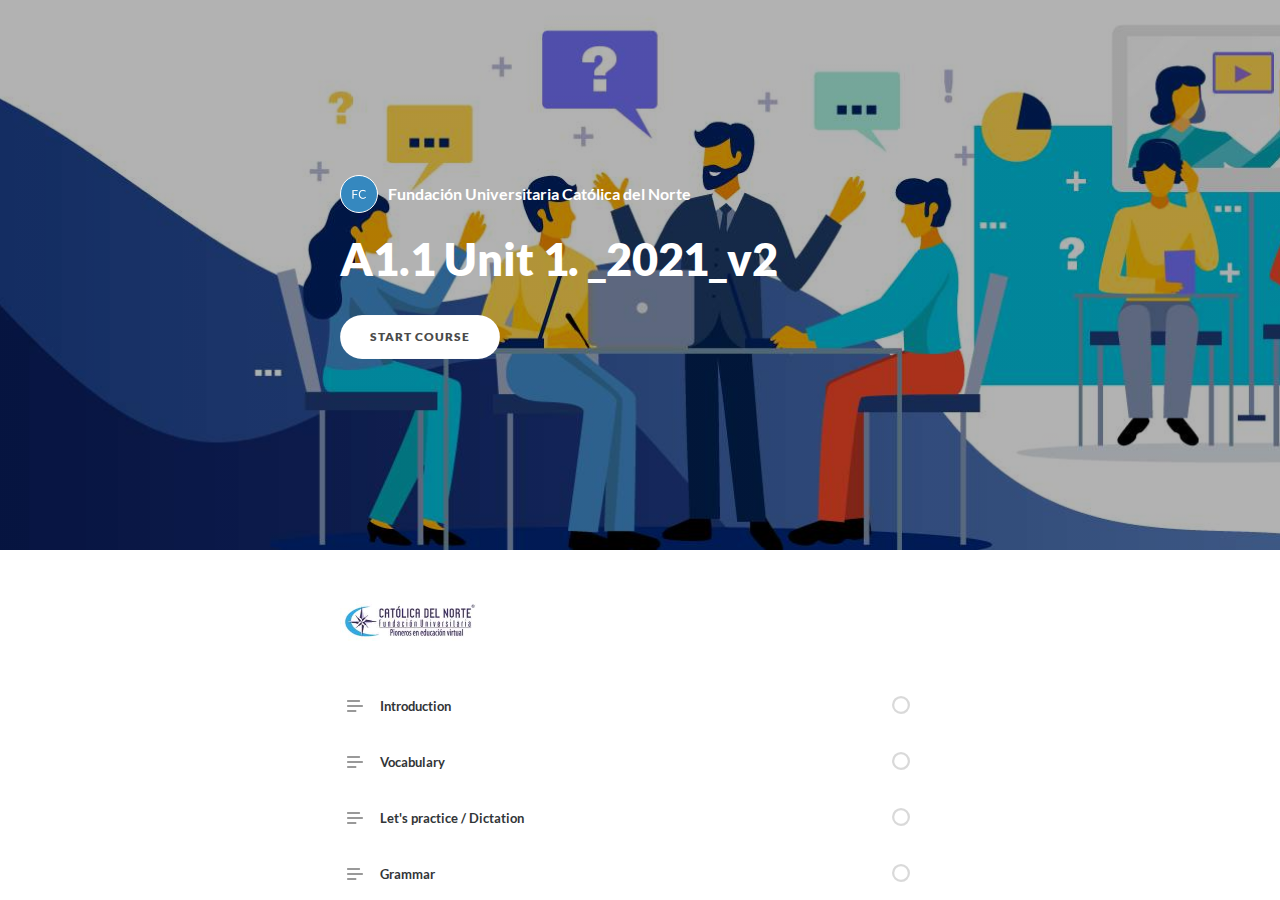
<file: index.html>
<!DOCTYPE html>
<html lang="en" class="">
  <head>
    <meta http-equiv="X-UA-Compatible" content="IE=edge,chrome=1">
    <meta name="viewport" content="width=device-width, initial-scale=1, maximum-scale=1">
    <meta charset="utf-8">

    <title>A1.1 Unit 1. _2021_v2</title>

    <link type="text/css" rel="stylesheet" href="lib/icomoon.css">
    <link type="text/css" rel="stylesheet" href="lib/main.bundle.css">
    <script type="text/javascript" src="lib/player-0.0.11.min.js"></script>
    <script type="text/javascript" src="lib/lzwcompress.js"></script>

    <!-- Resize Hack -->
    <script type="text/javascript">
      window.resizeTo(screen.width, screen.height);
    </script>
    
    <!--[if lt IE 9]>
    <script src="//html5shiv.googlecode.com/svn/trunk/html5.js"></script>
    <![endif]-->
  </head>
  <body>
    <style>
      .brand--head, .brand--head *   { font-family: 'Lato' !important; }
      .brand--body, .brand--body *   { font-family: 'Lato' !important; }
      .brand--lhead, .brand--lhead * { font-family: 'Lato' !important; }
      .brand--lbody, .brand--lbody * { font-family: 'Lato' !important; }
      .brand--ui, .brand--ui *       { font-family: 'Lato' !important; }

      .brand--beforeHead:before { font-family: 'Lato' !important; }
      .brand--afterHead:after { font-family: 'Lato' !important; }

      .brand--background        { background-color: #5981C2 !important; }
      .brand--background-all *  { background-color: #5981C2 !important; }
      .brand--border            { border-color: #5981C2 !important; }
      .brand--color             { color: #5981C2 !important; }
      .brand--color-all *       { color: #5981C2 !important; }
      .brand--shadow            { box-shadow: 0 0 0 0.2rem #5981C2 !important; }
      .brand--shadow-all *      { box-shadow: 0 0 0 0.2rem #5981C2 !important; }
      .brand--fill              { fill: #5981C2 !important; }
      .brand--stroke            { stroke: #5981C2 !important; }

      .brand--beforeBackground:before { background-color: #5981C2 !important; }
      .brand--beforeBorder:before     { border-color: #5981C2 !important; }
      .brand--beforeColor:before      { color: #5981C2 !important; }

      .brand--afterBackground:after { background-color: #5981C2 !important; }
      .brand--afterBorder:after     { border-color: #5981C2 !important; }
      .brand--afterColor:after      { color: #5981C2 !important; }

      /* should be applied to containers where links
         need to appear in brand color */
      .brand--linkColor a { color: #5981C2 !important; }

      /* should be applied to containers where links
         need to change to brand color on hover */
      .brand--linkColorHover a:hover { color: #5981C2 !important; }

      /* should be applied to any single element that
         needs to change color on hover */
      .brand--hoverColor:hover { color: #5981C2 !important; }

      /* TODO: probably need a way to create a 5-10% darker/lighter color */
      .brand--linkColor a:hover,
      .button.brand--background:hover { opacity: .65 !important; }

      @media (min-width: 47.9375em) { /* 768px */
        .brand--min768--background { background-color: #5981C2 !important; }
        .brand--min768--border     { border-color: #5981C2 !important; }
        .brand--min768--color      { color: #5981C2 !important; }
      }

      @media (max-width: 47.9375em) { /* 768px */
        .brand--max768--background { background-color: #5981C2 !important; }
        .brand--max768--border     { border-color: #5981C2 !important; }
        .brand--max768--color      { color: #5981C2 !important; }
      }
    </style>
    <div id="app"></div>
    <script type="text/javascript">
  (function(root) {
    window.labelSet = {"id":"C5UfDuI7y4s-wVE2HmWj0fn9","author":"auth0|5c4c7b2493dcb8211daaadda","name":"English","defaultId":1,"defaultSet":true,"labels":{"result":"result","search":"search","results":"results","quizNext":"NEXT","tabGroup":"Tab","codeGroup":"Code","noResults":"No results for","noteGroup":"Note","quizScore":"Your score","quizStart":"START QUIZ","courseExit":"EXIT COURSE","courseHome":"Home","lessonName":"Lesson","quizSubmit":"SUBMIT","quoteGroup":"Quote","salutation":"👋 Bye!","buttonGroup":"Button","courseStart":"START COURSE","embedViewOn":"VIEW ON","exitMessage":"You may now leave this page.","quizCorrect":"Correct","quizPassing":"PASSING","quizResults":"Quiz Results","courseResume":"RESUME COURSE","processStart":"START","processSwipe":"Swipe to continue","quizContinue":"Continue","quizLandmark":"Quiz","quizQuestion":"Question","courseDetails":"DETAILS","embedReadMore":"Read more","feedbackGroup":"Feedback","quizIncorrect":"Incorrect","quizTakeAgain":"TAKE AGAIN","scenarioStart":"START","sortingReplay":"REPLAY","accordionGroup":"Accordion","embedLinkGroup":"Embedded web content","lessonComplete":"COMPLETE","statementGroup":"Statement","storylineGroup":"Storyline","attachmentGroup":"File Attachment","embedPhotoGroup":"Embedded photo","embedVideoGroup":"Embedded video","playButtonLabel":"Play","processComplete":"Complete","processLandmark":"Process","processNextStep":"NEXT STEP","processStepName":"Step","seekSliderLabel":"Seek","sortingLandmark":"Sorting Activity","audioPlayerGroup":"Audio player. You can use the space bar to toggle playback and arrow keys to scrub.","buttonStackGroup":"Button stack","embedPlayerGroup":"Embedded media player","lessonRestricted":"Lessons must be completed in order","pauseButtonLabel":"Pause","scenarioComplete":"Scenario Complete!","scenarioContinue":"CONTINUE","scenarioTryAgain":"TRY AGAIN","textOnImageGroup":"Text on image","timelineLandmark":"Timeline","urlEmbedLandmark":"URL/Embed","videoPlayerGroup":"Video player. You can use the space bar to toggle playback and arrow keys to scrub.","blocksClickToFlip":"Click to flip","blocksPreposition":"of","bulletedListGroup":"Bulleted list","checkboxListGroup":"Checkbox list","imageAndTextGroup":"Image and text","imageGalleryGroup":"Image gallery","lessonPreposition":"of","numberedListGroup":"Numbered list","processLessonName":"Lesson","processStartAgain":"START AGAIN","scenarioStartOver":"START OVER","courseSkipToLesson":"SKIP TO LESSON","flashcardBackLabel":"Flashcard back","flashcardGridGroup":"Flashcard grid","nextFlashCardLabel":"Next flashcard","flashcardFrontLabel":"Flashcard front","flashcardStackGroup":"Flashcard stack","knowledgeCheckGroup":"Knowledge check","sortingCardsCorrect":"Cards Correct","hamburgerButtonLabel":"Course Overview Sidebar","lessonHeaderLandmark":"Lesson Header","numberedDividerGroup":"Numbered divider","lessonContentLandmark":"Lesson Content","lessonSidebarLandmark":"Lesson Sidebar","quizAnswerPlaceholder":"Type your answer here","labeledGraphicLandmark":"Labeled Graphic","previousFlashCardLabel":"Previous flashcard","processStepPreposition":"of","overviewPageTitleSuffix":"Overview","quizAcceptableResponses":"Acceptable responses","quizRequirePassingScore":"Must pass quiz before continuing","timelineCardGroupPrefix":"Timeline Card","labeledGraphicBubbleLabel":"Labeled graphic bubble","labeledGraphicMarkerLabel":"Labeled graphic marker","labeledGraphicNextMarkerLabel":"Next marker","labeledGraphicPreviousMarkerLabel":"Previous marker"},"deleted":false,"createdAt":"2019-01-26T15:23:03.250Z","updatedAt":"2019-01-26T15:23:03.250Z","iso639Code":"en","transferredAt":null};
    window.courseData = "[base64]/[base64]/[base64]/[base64]/[base64]/[base64]/[base64]/[base64]/[base64]/[base64]/[base64]/[base64]/[base64]/[base64]/[base64]/[base64]/[base64]/[base64]";
    window.partnerContent = [];

    function isExport() {
      return true;
    }

    function resolvePath(path) {
      return ('assets/').concat(path);
    }

    function resolveFontPath(font) {
      return ('lib/fonts/').concat(font.key.split('/').reverse()[0]);
    }

    root.Runtime = {
      isExport: isExport,
      resolvePath: resolvePath,
      resolveFontPath: resolveFontPath
    };
  }(window));
</script>

    
    <script src="lib/main.bundle.js"></script>
    
  </body>
</html>
</file>
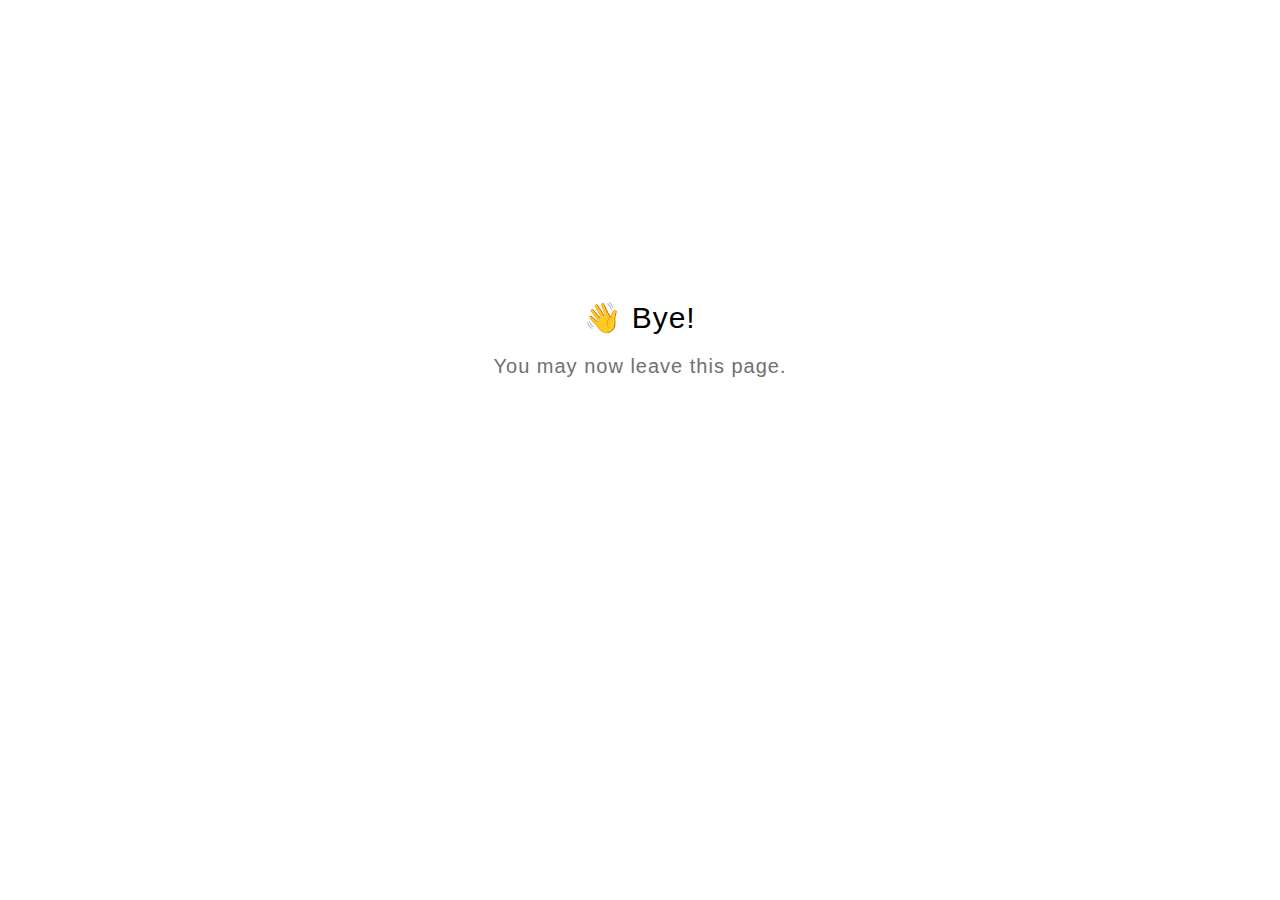
<file: goodbye.html>
<html>
  <head>
    <meta charset="utf-8" lang="en">
    <style>
      html {
        font-size: 20px;
        font-family: 'lato', sans-serif;
        font-weight: lighter;
        letter-spacing: 0.05rem;
      }

      .goodbye-container {
        text-align: center;
        margin-top: 15rem;
      }

      .bye-message {
        font-size: 1.5rem;
      }

      .exit-text {
        color: #707070;
        margin-top: 1rem;
      }
    </style>
  </head>
  <body>
    <div class="goodbye-container">
      <div class="bye-message">👋 Bye!</div>
      <div class="exit-text">You may now leave this page.</div>
    </div>
  </body>
</html>
</file>
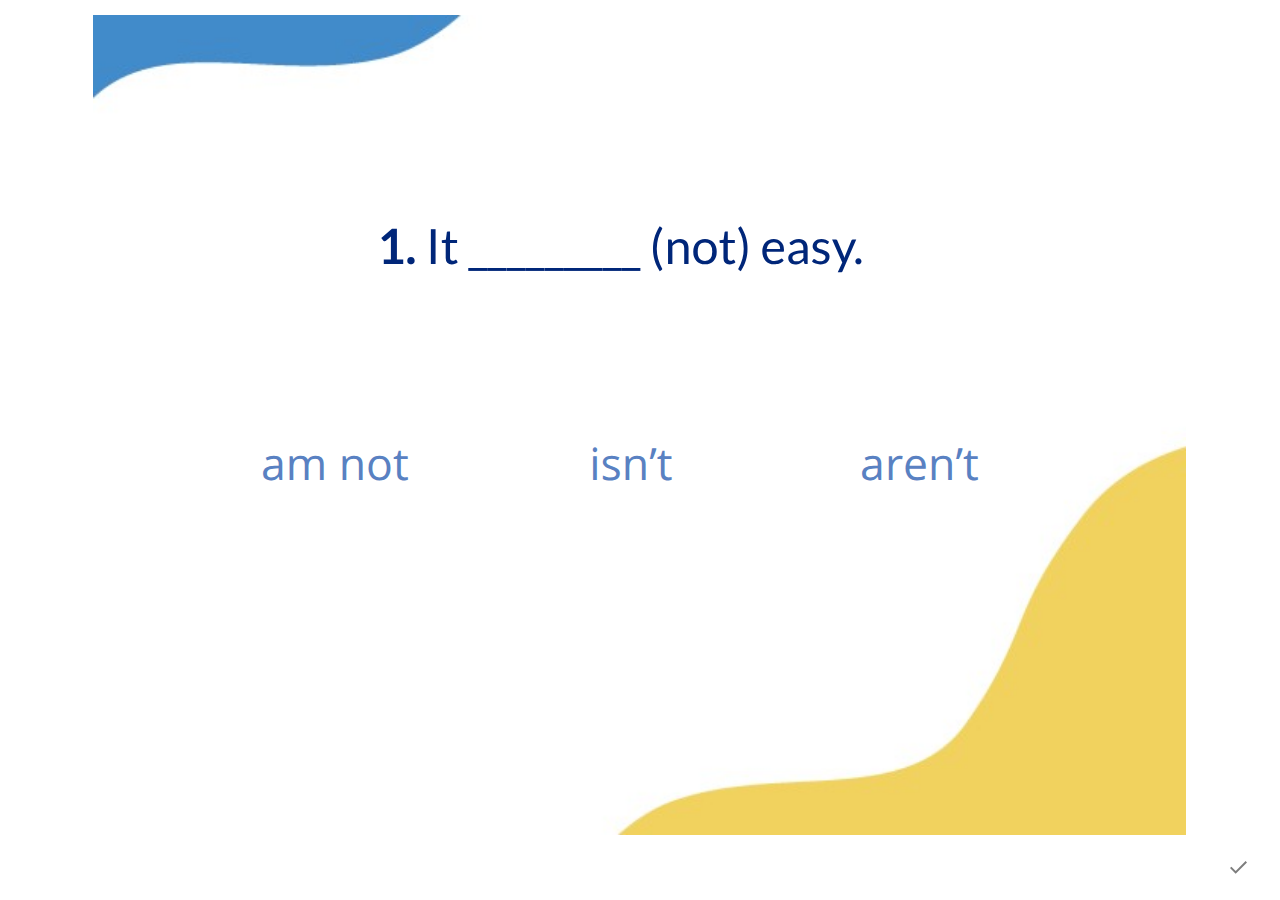
<file: assets/GOfgcJsIMpJ8N7d3/story.html>
<!DOCTYPE html>
<html lang="es">
<head>
  <meta charset="utf-8">
  <!-- Creado con Storyline 360 - http://www.articulate.com  -->
  <!-- version: 3.36.21289.0 -->
  <title>drag-and-drop</title>
  <meta http-equiv="x-ua-compatible" content="IE=edge" />
  <meta name="viewport" content="width=device-width, initial-scale=1.0, user-scalable=no, shrink-to-fit=no, minimal-ui" />
  <meta name="apple-mobile-web-app-capable" content="yes" />
  <style>
    html, body { height: 100%; padding: 0; margin: 0 }
    #app { height: 100%; width: 100%; }
  </style>
  
<meta name="robots" content="noindex, nofollow"></head>
<body style="background: #FBFBFB" class="cs-HTML theme-unified">
<script src="player-interface.js"></script>
  <script>!function(e){var n=/iPhone/i,t=/iPod/i,d=/iPad/i,s=/(?=.*\bAndroid\b)(?=.*\bMobile\b)/i,b=/Android/i,r=/(?=.*\bAndroid\b)(?=.*\bSD4930UR\b)/i,h=/(?=.*\bAndroid\b)(?=.*\b(?:KFOT|KFTT|KFJWI|KFJWA|KFSOWI|KFTHWI|KFTHWA|KFAPWI|KFAPWA|KFARWI|KFASWI|KFSAWI|KFSAWA)\b)/i,a=/IEMobile/i,l=/(?=.*\bWindows\b)(?=.*\bARM\b)/i,p=/BlackBerry/i,f=/BB10/i,u=/Opera Mini/i,c=/(CriOS|Chrome)(?=.*\bMobile\b)/i,w=/(?=.*\bFirefox\b)(?=.*\bMobile\b)/i,A=new RegExp("(?:Nexus 7|BNTV250|Kindle Fire|Silk|GT-P1000)","i"),v=function(e,i){return e.test(i)},i=function(e){var i=e||navigator.userAgent,o=i.split("[FBAN");if(void 0!==o[1]&&(i=o[0]),this.apple={phone:v(n,i),ipod:v(t,i),tablet:!v(n,i)&&v(d,i),device:v(n,i)||v(t,i)||v(d,i)},this.amazon={phone:v(r,i),tablet:!v(r,i)&&v(h,i),device:v(r,i)||v(h,i)},this.android={phone:v(r,i)||v(s,i),tablet:!v(r,i)&&!v(s,i)&&(v(h,i)||v(b,i)),device:v(r,i)||v(h,i)||v(s,i)||v(b,i)},this.windows={phone:v(a,i),tablet:v(l,i),device:v(a,i)||v(l,i)},this.other={blackberry:v(p,i),blackberry10:v(f,i),opera:v(u,i),firefox:v(w,i),chrome:v(c,i),device:v(p,i)||v(f,i)||v(u,i)||v(w,i)||v(c,i)},this.seven_inch=v(A,i),this.any=this.apple.device||this.android.device||this.windows.device||this.other.device||this.seven_inch,this.phone=this.apple.phone||this.android.phone||this.windows.phone,this.tablet=this.apple.tablet||this.android.tablet||this.windows.tablet,"undefined"==typeof window)return this},o=function(){var e=new i;return e.Class=i,e};"undefined"!=typeof module&&module.exports&&"undefined"==typeof window?module.exports=i:"undefined"!=typeof module&&module.exports&&"undefined"!=typeof window?module.exports=o():"function"==typeof define&&define.amd?define("isMobile",[],e.isMobile=o()):e.isMobile=o()}(this);
    window.isMobile.apple.tablet = window.isMobile.apple.tablet ||
      (navigator.platform === 'MacIntel' && navigator.maxTouchPoints > 1);
    window.isMobile.apple.device = window.isMobile.apple.device || window.isMobile.apple.tablet;
    window.isMobile.tablet = window.isMobile.tablet || window.isMobile.apple.tablet;
    window.isMobile.any = window.isMobile.any || window.isMobile.apple.tablet;
  </script>

  <div id="preso"></div>
  <script>
    window.DS = {};
    window.globals = {
      DATA_PATH_BASE: '',
      HAS_FRAME: true,
      HAS_SLIDE: true,

      lmsPresent: false,
      tinCanPresent: false,
      aoSupport: false,
      scale: 'noscale',
      captureRc: false,
      browserSize: 'optimal',
      bgColor: '#FBFBFB',
      features: '',
      themeName: 'unified',
      preloaderColor: '#8C8C8C',
      suppressAnalytics: false,
      productChannel: 'stable',
      publishSource: 'storyline',
      aid: 'auth0|5c4c7b2493dcb8211daaadda',
      cid: '8ef9bbbc-2c5b-403b-885f-c766d355cf2d',
      playerVersion: '3.36.21289.0',
      maxIosVideoElements: 5,

      
      parseParams: function(qs) {
        if (window.globals.parsedParams != null) {
          return window.globals.parsedParams;
        }
        qs = (qs || window.location.search.substr(1)).split('+').join(' ');
        var params = {},
            tokens,
            re = /[?&]?([^=]+)=([^&]*)/g;

        while (tokens = re.exec(qs)) {
          params[decodeURIComponent(tokens[1]).trim()] =
            decodeURIComponent(tokens[2]).trim();
        }
        window.globals.parsedParams = params;
        return params;
      }

    };

    (function() {

      var classTypes = [ 'desktop', 'mobile', 'phone', 'tablet' ];

      var addDeviceClasses = function(prefix, testObj) {
        var curr, i;
        for (i = 0; i < classTypes.length; i++) {
          curr = classTypes[i];
          if (testObj[curr]) {
            document.body.classList.add(prefix + curr);
          }
        }
      };

      var params = window.globals.parseParams(),
          isDevicePreview = params.devicepreview === '1',
          isPhoneOverride = params.deviceType === 'phone' || (isDevicePreview && params.phone == '1'),
          isTabletOverride = (params.deviceType === 'tablet' || isDevicePreview) && !isPhoneOverride,
          isMobileOverride = isPhoneOverride || isTabletOverride;

      var deviceView = {
        desktop: !window.isMobile.any && !isMobileOverride,
        mobile: window.isMobile.any || isMobileOverride,
        phone: isPhoneOverride || (window.isMobile.phone && !isTabletOverride),
        tablet: isTabletOverride || window.isMobile.tablet
      };

      window.globals.deviceView = deviceView;
      window.isMobile.desktop = !window.isMobile.any;
      window.isMobile.mobile = window.isMobile.any;

      addDeviceClasses('view-', deviceView);

    })();
  </script>
  
  <script SRC="story_content/user.js" TYPE="text/javascript"></script>
  <div class="slide-loader"></div>

  <script type="text/javascript">
    var doc = document, loader = doc.body.querySelector('.slide-loader'); [ 1, 2, 3 ].forEach(function(n) { var d = doc.createElement('div'); d.style.backgroundColor = window.globals.preloaderColor; d.classList.add('mobile-loader-dot'); d.classList.add('dot' + n); loader.appendChild(d); });
  </script>

  <div class="mobile-load-title-overlay">
    <div class="mobile-load-title">drag-and-drop</div>
  </div>

  <div class="mobile-chrome-warning"></div>

  <script>
    
    if (window.autoSpider && window.vInterfaceObject) {
      document.querySelector('.mobile-load-title-overlay').style.display = 'none';
    }
  </script>

  

  <link rel="stylesheet" href="html5/data/css/output.min.css" data-noprefix />
</body>
<script src="html5/lib/scripts/ds-bootstrap.min.js"></script>
</html>
</file>
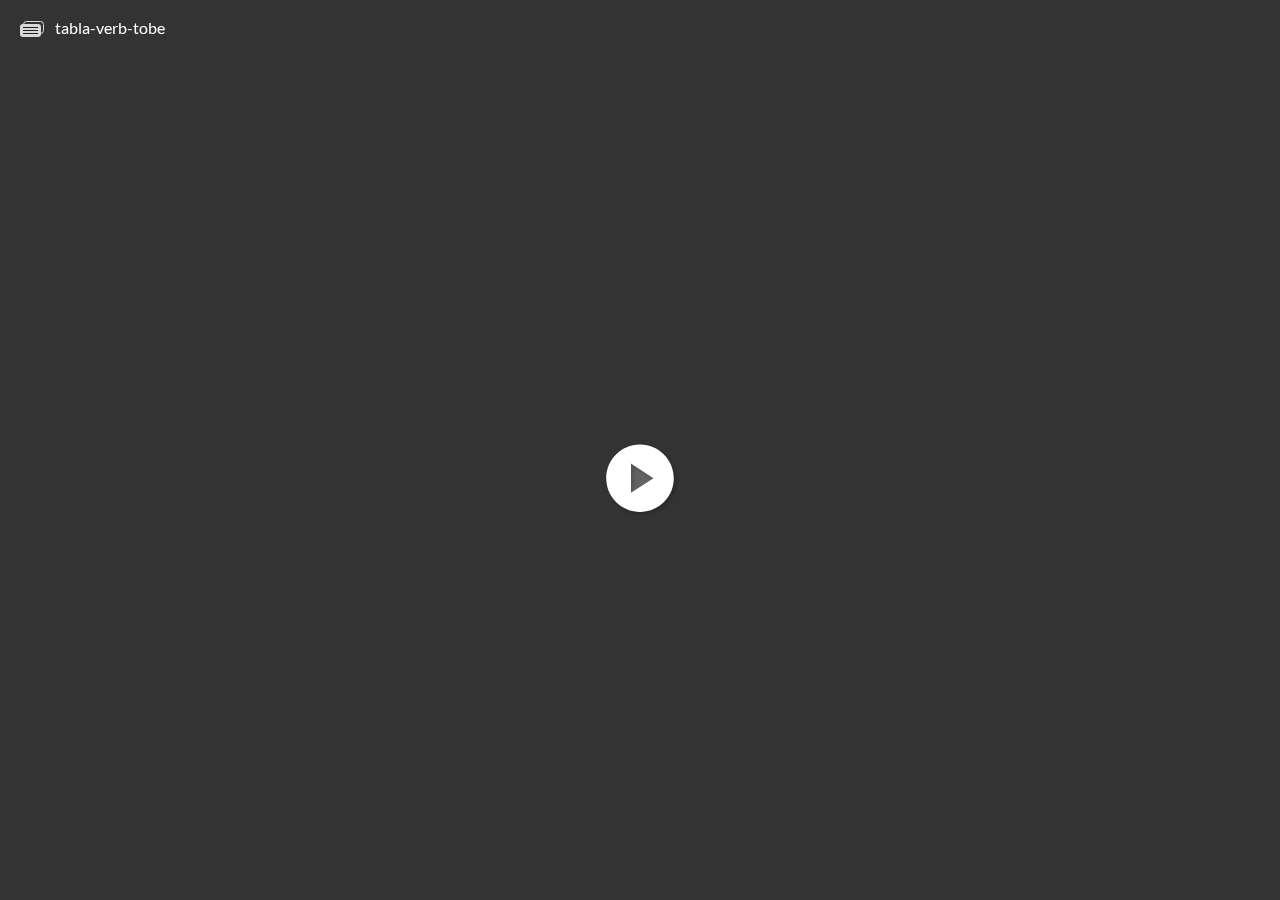
<file: assets/heVASqxMoo9DbkKw/story.html>
<!DOCTYPE html>
<html lang="es">
<head>
  <meta charset="utf-8">
  <!-- Creado con Storyline 360 - http://www.articulate.com  -->
  <!-- version: 3.37.21453.0 -->
  <title>tabla-verb-tobe</title>
  <meta http-equiv="x-ua-compatible" content="IE=edge" />
  <meta name="viewport" content="width=device-width, initial-scale=1.0, user-scalable=no, shrink-to-fit=no, minimal-ui" />
  <meta name="apple-mobile-web-app-capable" content="yes" />
  <style>
    html, body { height: 100%; padding: 0; margin: 0 }
    #app { height: 100%; width: 100%; }
  </style>
  
  <script>window.THREE = { };</script>
<meta name="robots" content="noindex, nofollow"></head>
<body style="background: #FBFBFB" class="cs-HTML theme-unified">
<script src="player-interface.js"></script>
  <script>!function(e){var n=/iPhone/i,t=/iPod/i,d=/iPad/i,s=/(?=.*\bAndroid\b)(?=.*\bMobile\b)/i,b=/Android/i,r=/(?=.*\bAndroid\b)(?=.*\bSD4930UR\b)/i,h=/(?=.*\bAndroid\b)(?=.*\b(?:KFOT|KFTT|KFJWI|KFJWA|KFSOWI|KFTHWI|KFTHWA|KFAPWI|KFAPWA|KFARWI|KFASWI|KFSAWI|KFSAWA)\b)/i,a=/IEMobile/i,l=/(?=.*\bWindows\b)(?=.*\bARM\b)/i,p=/BlackBerry/i,f=/BB10/i,u=/Opera Mini/i,c=/(CriOS|Chrome)(?=.*\bMobile\b)/i,w=/(?=.*\bFirefox\b)(?=.*\bMobile\b)/i,A=new RegExp("(?:Nexus 7|BNTV250|Kindle Fire|Silk|GT-P1000)","i"),v=function(e,i){return e.test(i)},i=function(e){var i=e||navigator.userAgent,o=i.split("[FBAN");if(void 0!==o[1]&&(i=o[0]),this.apple={phone:v(n,i),ipod:v(t,i),tablet:!v(n,i)&&v(d,i),device:v(n,i)||v(t,i)||v(d,i)},this.amazon={phone:v(r,i),tablet:!v(r,i)&&v(h,i),device:v(r,i)||v(h,i)},this.android={phone:v(r,i)||v(s,i),tablet:!v(r,i)&&!v(s,i)&&(v(h,i)||v(b,i)),device:v(r,i)||v(h,i)||v(s,i)||v(b,i)},this.windows={phone:v(a,i),tablet:v(l,i),device:v(a,i)||v(l,i)},this.other={blackberry:v(p,i),blackberry10:v(f,i),opera:v(u,i),firefox:v(w,i),chrome:v(c,i),device:v(p,i)||v(f,i)||v(u,i)||v(w,i)||v(c,i)},this.seven_inch=v(A,i),this.any=this.apple.device||this.android.device||this.windows.device||this.other.device||this.seven_inch,this.phone=this.apple.phone||this.android.phone||this.windows.phone,this.tablet=this.apple.tablet||this.android.tablet||this.windows.tablet,"undefined"==typeof window)return this},o=function(){var e=new i;return e.Class=i,e};"undefined"!=typeof module&&module.exports&&"undefined"==typeof window?module.exports=i:"undefined"!=typeof module&&module.exports&&"undefined"!=typeof window?module.exports=o():"function"==typeof define&&define.amd?define("isMobile",[],e.isMobile=o()):e.isMobile=o()}(this);
    window.isMobile.apple.tablet = window.isMobile.apple.tablet ||
      (navigator.platform === 'MacIntel' && navigator.maxTouchPoints > 1);
    window.isMobile.apple.device = window.isMobile.apple.device || window.isMobile.apple.tablet;
    window.isMobile.tablet = window.isMobile.tablet || window.isMobile.apple.tablet;
    window.isMobile.any = window.isMobile.any || window.isMobile.apple.tablet;
  </script>

  <div id="preso"></div>
  <script>
    window.DS = {};
    window.globals = {
      DATA_PATH_BASE: '',
      HAS_FRAME: true,
      HAS_SLIDE: true,

      lmsPresent: false,
      tinCanPresent: false,
      aoSupport: false,
      scale: 'noscale',
      captureRc: false,
      browserSize: 'optimal',
      bgColor: '#FBFBFB',
      features: '',
      themeName: 'unified',
      preloaderColor: '#8C8C8C',
      suppressAnalytics: false,
      productChannel: 'stable',
      publishSource: 'storyline',
      aid: 'auth0|5c4c7b2493dcb8211daaadda',
      cid: '88c3f249-29b3-4a0a-8a09-41cf4e179123',
      playerVersion: '3.37.21453.0',
      maxIosVideoElements: 5,

      
      parseParams: function(qs) {
        if (window.globals.parsedParams != null) {
          return window.globals.parsedParams;
        }
        qs = (qs || window.location.search.substr(1)).split('+').join(' ');
        var params = {},
            tokens,
            re = /[?&]?([^=]+)=([^&]*)/g;

        while (tokens = re.exec(qs)) {
          params[decodeURIComponent(tokens[1]).trim()] =
            decodeURIComponent(tokens[2]).trim();
        }
        window.globals.parsedParams = params;
        return params;
      }

    };

    (function() {

      var classTypes = [ 'desktop', 'mobile', 'phone', 'tablet' ];

      var addDeviceClasses = function(prefix, testObj) {
        var curr, i;
        for (i = 0; i < classTypes.length; i++) {
          curr = classTypes[i];
          if (testObj[curr]) {
            document.body.classList.add(prefix + curr);
          }
        }
      };

      var params = window.globals.parseParams(),
          isDevicePreview = params.devicepreview === '1',
          isPhoneOverride = params.deviceType === 'phone' || (isDevicePreview && params.phone == '1'),
          isTabletOverride = (params.deviceType === 'tablet' || isDevicePreview) && !isPhoneOverride,
          isMobileOverride = isPhoneOverride || isTabletOverride;

      var deviceView = {
        desktop: !window.isMobile.any && !isMobileOverride,
        mobile: window.isMobile.any || isMobileOverride,
        phone: isPhoneOverride || (window.isMobile.phone && !isTabletOverride),
        tablet: isTabletOverride || window.isMobile.tablet
      };

      window.globals.deviceView = deviceView;
      window.isMobile.desktop = !window.isMobile.any;
      window.isMobile.mobile = window.isMobile.any;

      addDeviceClasses('view-', deviceView);

    })();
  </script>
  
  <script src='story_content/user.js' type=text/javascript></script>
  <div class="slide-loader"></div>

  <script type="text/javascript">
    var doc = document, loader = doc.body.querySelector('.slide-loader'); [ 1, 2, 3 ].forEach(function(n) { var d = doc.createElement('div'); d.style.backgroundColor = window.globals.preloaderColor; d.classList.add('mobile-loader-dot'); d.classList.add('dot' + n); loader.appendChild(d); });
  </script>

  <div class="mobile-load-title-overlay">
    <div class="mobile-load-title">tabla-verb-tobe</div>
  </div>

  <div class="mobile-chrome-warning"></div>

  <script>
    
    if (window.autoSpider && window.vInterfaceObject) {
      document.querySelector('.mobile-load-title-overlay').style.display = 'none';
    }
  </script>

  

  <link rel="stylesheet" href="html5/data/css/output.min.css" data-noprefix />
</body>
<script src="html5/lib/scripts/ds-bootstrap.min.js"></script>
</html>
</file>
<file: lib/icomoon.css>
@font-face {
	font-family: 'icomoon';
	src:  url('fonts/icomoon.ttf') format('truetype'),
				url('fonts/icomoon.woff') format('woff');
	font-weight: normal;
	font-style: normal;
}

[class^="icon-"], [class*=" icon-"] {
	/* use !important to prevent issues with browser extensions that change fonts */
	font-family: 'icomoon' !important;
	speak: none;
	font-style: normal;
	font-weight: normal;
	font-variant: normal;
	text-transform: none;
	line-height: 1;

	/* Better Font Rendering =========== */
	-webkit-font-smoothing: antialiased;
	-moz-osx-font-smoothing: grayscale;
}

.icon-edit-author-name:before {
	content: "\e976";
}
.icon-lock:before {
	content: "\e977";
}
.icon-checkmark-valid:before {
	content: "\e95d";
}
.icon-close-media-panel:before {
	content: "\e95e";
}
.icon-trash4:before {
	content: "\e95f";
}
.icon-x-invalid-url:before {
	content: "\e960";
}
.icon-attach2:before {
	content: "\e961";
}
.icon-bold:before {
	content: "\e962";
}
.icon-fontcolor:before {
	content: "\e963";
}
.icon-fontsize:before {
	content: "\e964";
}
.icon-italic:before {
	content: "\e965";
}
.icon-link:before {
	content: "\e966";
}
.icon-orderedlist:before {
	content: "\e967";
}
.icon-quote:before {
	content: "\e968";
}
.icon-unorderedlist:before {
	content: "\e969";
}
.icon-feedback:before {
	content: "\e910";
}
.icon-review:before {
	content: "\e911";
}
.icon-customizable:before {
	content: "\e908";
}
.icon-design:before {
	content: "\e909";
}
.icon-interactions:before {
	content: "\e90a";
}
.icon-questions:before {
	content: "\e90b";
}
.icon-scenarios2:before {
	content: "\e90c";
}
.icon-slides:before {
	content: "\e90d";
}
.icon-desktop:before {
	content: "\e902";
}
.icon-expressions:before {
	content: "\e903";
}
.icon-poses:before {
	content: "\e904";
}
.icon-retina:before {
	content: "\e905";
}
.icon-scenarios:before {
	content: "\e906";
}
.icon-transparency:before {
	content: "\e907";
}
.icon-Master-01:before {
	content: "\e934";
}
.icon-Master-02:before {
	content: "\e93a";
}
.icon-Master-03:before {
	content: "\e939";
}
.icon-Master-04:before {
	content: "\e936";
}
.icon-Master-05:before {
	content: "\e93b";
}
.icon-Master-06:before {
	content: "\e935";
}
.icon-Master-07:before {
	content: "\e937";
}
.icon-Master-08:before {
	content: "\e938";
}
.icon-Master-09:before {
	content: "\e922";
}
.icon-Master-10:before {
	content: "\e926";
}
.icon-Master-11:before {
	content: "\e924";
}
.icon-Master-12:before {
	content: "\e928";
}
.icon-Master-13:before {
	content: "\e923";
}
.icon-Master-14:before {
	content: "\e925";
}
.icon-Master-15:before {
	content: "\e929";
}
.icon-Master-16:before {
	content: "\e927";
}
.icon-Master-17:before {
	content: "\e92b";
}
.icon-Master-18:before {
	content: "\e92c";
}
.icon-Master-19:before {
	content: "\e92d";
}
.icon-Master-20:before {
	content: "\e92e";
}
.icon-Master-21:before {
	content: "\e92f";
}
.icon-Master-22:before {
	content: "\e930";
}
.icon-Master-23:before {
	content: "\e931";
}
.icon-Master-24:before {
	content: "\e932";
}
.icon-Master-25:before {
	content: "\e933";
}
.icon-Master-26:before {
	content: "\e92a";
}
.icon-check-circle:before {
	content: "\e803";
}
.icon-trash:before {
	content: "\e804";
}
.icon-rotation:before {
	content: "\e91a";
}
.icon-vector:before {
	content: "\e91b";
}
.icon-mute:before {
	content: "\e90e";
}
.icon-volume:before {
	content: "\e90f";
}
.icon-logo:before {
	content: "\e805";
}
.icon-share:before {
	content: "\e801";
}
.icon-sorting:before {
	content: "\e91c";
}
.icon-more:before {
	content: "\e91d";
}
.icon-copy:before {
	content: "\e951";
}
.icon-clock:before {
	content: "\e915";
}
.icon-quotes-left:before {
	content: "\e918";
}
.icon-list-numbered:before {
	content: "\e916";
}
.icon-list2:before {
	content: "\e917";
}
.icon-plus:before {
	content: "\e60a";
}
.icon-info:before {
	content: "\e974";
}
.icon-cross:before {
	content: "\e913";
}
.icon-checkmark:before {
	content: "\e975";
}
.icon-arrow-up2:before {
	content: "\e959";
}
.icon-arrow-down2:before {
	content: "\e95a";
}
.icon-sort-alpha-asc:before {
	content: "\e912";
}
.icon-rtf:before {
	content: "\e94b";
}
.icon-doc:before {
	content: "\e94a";
}
.icon-pdf:before {
	content: "\e94c";
}
.icon-ppt:before {
	content: "\e94d";
}
.icon-file:before {
	content: "\e94e";
}
.icon-xls:before {
	content: "\e94f";
}
.icon-zip:before {
	content: "\e950";
}
.icon-file-alt:before {
	content: "\e944";
}
.icon-doc-alt:before {
	content: "\e943";
}
.icon-pdf-alt:before {
	content: "\e945";
}
.icon-ppt-alt:before {
	content: "\e946";
}
.icon-rtf-alt:before {
	content: "\e947";
}
.icon-xls-alt:before {
	content: "\e948";
}
.icon-zip-alt:before {
	content: "\e949";
}
.icon-attach:before {
	content: "\e942";
}
.icon-reload:before {
	content: "\e941";
}
.icon-trash2:before {
	content: "\e60d";
}
.icon-arrow-left:before {
	content: "\e608";
}
.icon-arrow-right:before {
	content: "\e609";
}
.icon-check-alt:before {
	content: "\e606";
}
.icon-password-view:before {
	content: "\e972";
}
.icon-password-hide:before {
	content: "\e973";
}
.icon-view-grid:before {
	content: "\e96c";
}
.icon-grid-view:before {
	content: "\e96c";
}
.icon-view-list:before {
	content: "\e96d";
}
.icon-list-view:before {
	content: "\e96d";
}
.icon-blocks:before {
	content: "\e95b";
}
.icon-list3:before {
	content: "\e95c";
}
.icon-export:before {
	content: "\e958";
}
.icon-screencast:before {
	content: "\e957";
}
.icon-cursor:before {
	content: "\e956";
}
.icon-documents:before {
	content: "\e952";
}
.icon-duplicate:before {
	content: "\e952";
}
.icon-trash3:before {
	content: "\e953";
}
.icon-Article:before {
	content: "\e93c";
}
.icon-Interaction:before {
	content: "\e93d";
}
.icon-Quiz:before {
	content: "\e93e";
}
.icon-Video:before {
	content: "\e93f";
}
.icon-trashcan:before {
	content: "\e921";
}
.icon-marker_style:before {
	content: "\e920";
}
.icon-photo:before {
	content: "\e91f";
}
.icon-microphone:before {
	content: "\e91e";
}
.icon-plus2:before {
	content: "\e800";
}
.icon-processing:before {
	content: "\e607";
}
.icon-menu:before {
	content: "\e602";
}
.icon-headset:before {
	content: "\e603";
}
.icon-list:before {
	content: "\e604";
}
.icon-video:before {
	content: "\e605";
}
.icon-mail:before {
	content: "\e954";
}
.icon-remove:before {
	content: "\e955";
}
.icon-up-level-2:before {
	content: "\e96e";
}
.icon-up-level-list-2:before {
	content: "\e96f";
}
.icon-plus-circle:before {
	content: "\e802";
}
.icon-up-level:before {
	content: "\e970";
}
.icon-up-level-list:before {
	content: "\e971";
}
.icon-eye:before {
	content: "\e96b";
}
.icon-tick:before {
	content: "\e900";
}
.icon-check:before {
	content: "\e901";
}
.icon-link-alt:before {
	content: "\e919";
}
.icon-chevron-down:before {
	content: "\e60b";
}
.icon-chevron-up:before {
	content: "\e60c";
}
.icon-chevron-left:before {
	content: "\e600";
}
.icon-chevron:before {
	content: "\e601";
}
.icon-chevron-right:before {
	content: "\e601";
}
.icon-close-small:before {
	content: "\e940";
}
.icon-pie-chart:before {
	content: "\e914";
}
.icon-alert:before {
	content: "\e96a";
}
</file>
